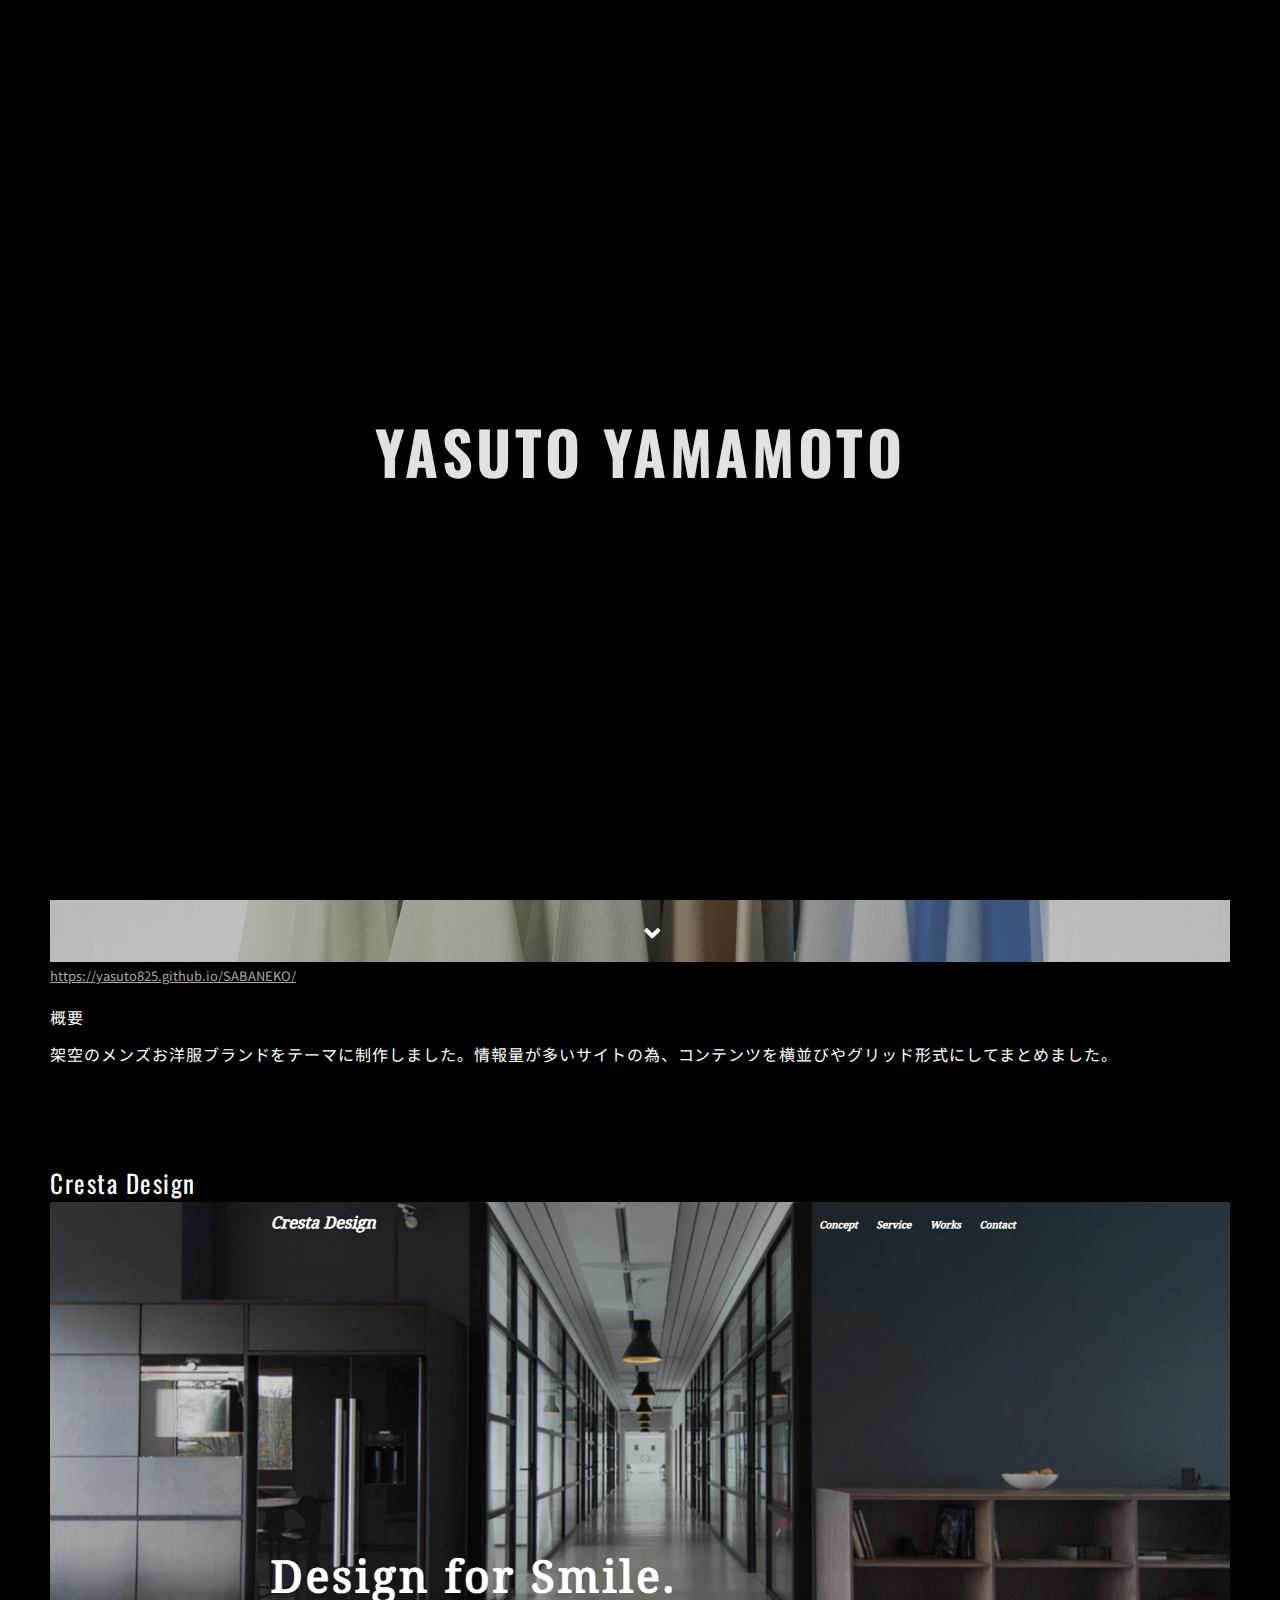
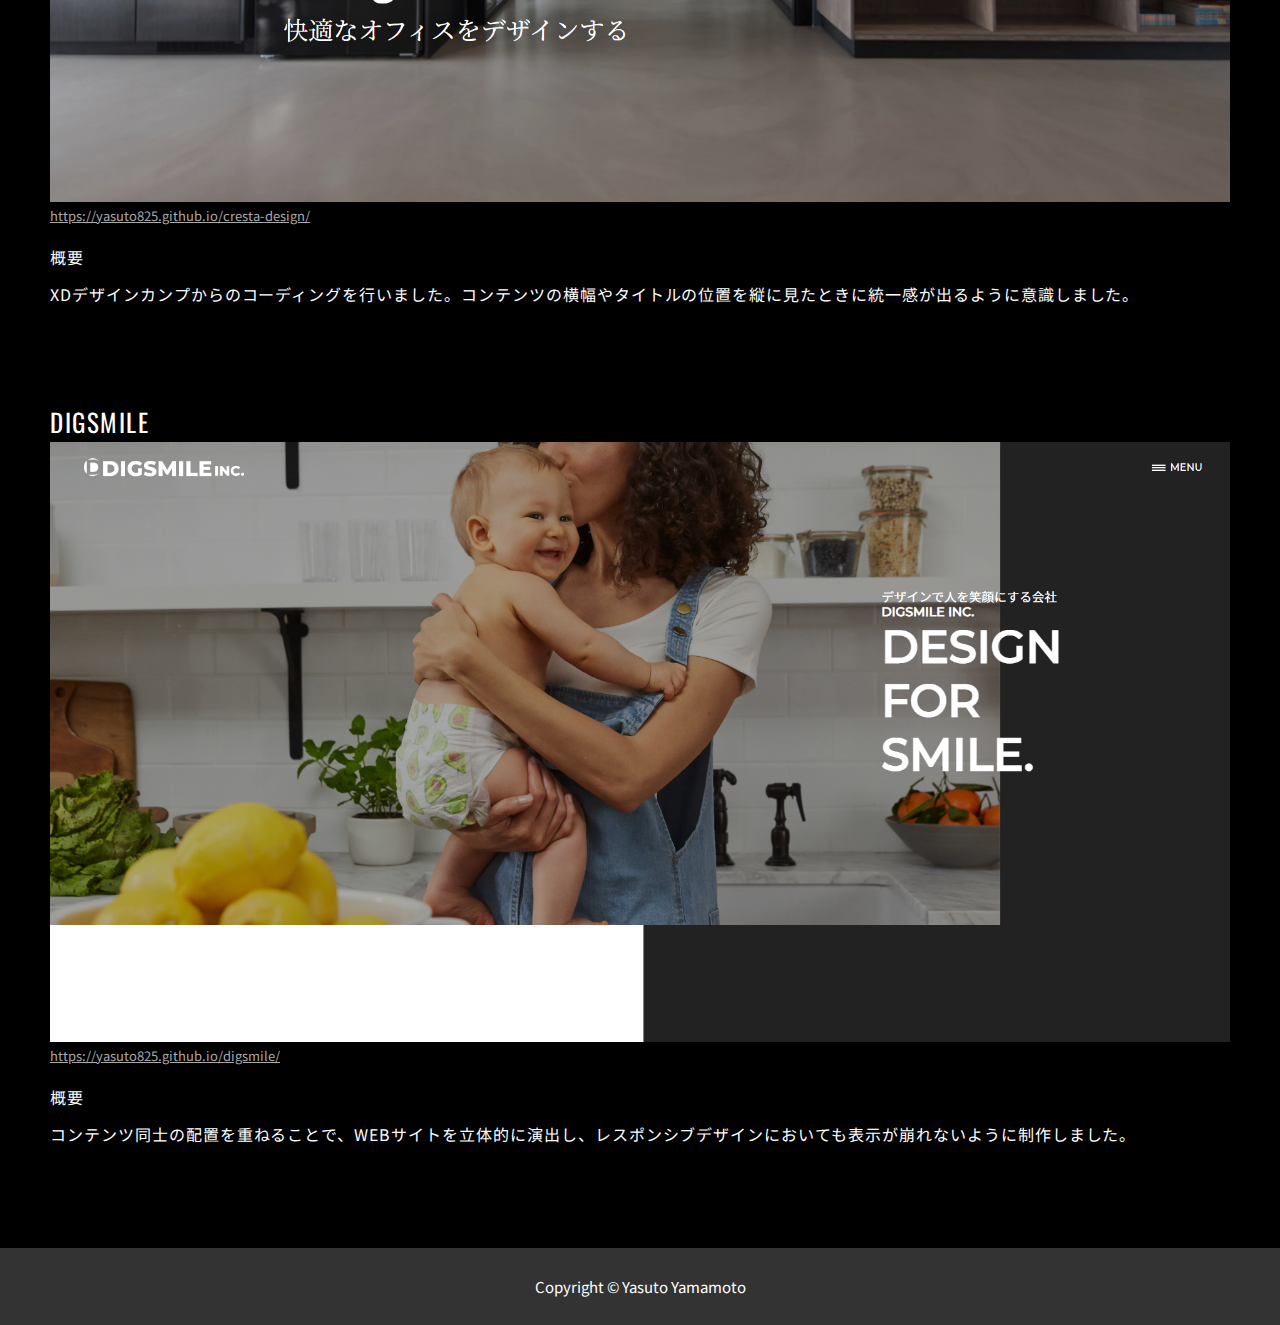
<file: index.html>
<!DOCTYPE html>
<html lang="ja">
  <head prefix="og: http://ogp.me/ns#">
    <meta charset="UTF-8" />
    <meta http-equiv="X-UA-Compatible" content="IE=edge" />
    <meta name="viewport" content="width=device-width, initial-scale=1.0" />
    <title>Yasuto Yamamoto</title>
    <meta
      name="description"
      content="山本靖人が制作したサイトを記載するポートフォリオです。"
    />

    <!-- ogp -->
    <meta property="og:type" content="website" />
    <meta property="og:url" content="https://yasutoweb.net" />
    <meta property="og:image" content="" />
    <meta property="og:title" content="Yasuto Yamamoto" />
    <meta
      property="og:description"
      content="山本靖人が制作したサイトを記載するポートフォリオです。"
    />
    <meta property="og:locale" content="ja_JP" />

    <!-- google fonts -->
    <link rel="preconnect" href="https://fonts.googleapis.com" />
    <link rel="preconnect" href="https://fonts.gstatic.com" crossorigin />
    <link
      href="https://fonts.googleapis.com/css2?family=Noto+Sans+JP&family=Oswald&display=swap"
      rel="stylesheet"
    />

    <!-- favicon -->
    <link rel="shortcut icon" href="images/favicon.ico" />
    <link rel="apple-touch-icon" href="images/apple-touch-icon.png" />
    <link
      rel="icon"
      type="image/png"
      href="images/android-chrome-192x192.png"
    />

    <!-- icon -->
    <link
      rel="stylesheet"
      href="https://use.fontawesome.com/releases/v5.15.4/css/all.css"
      integrity="sha384-DyZ88mC6Up2uqS4h/KRgHuoeGwBcD4Ng9SiP4dIRy0EXTlnuz47vAwmeGwVChigm"
      crossorigin="anonymous"
    />

    <!-- css -->
    <link rel="stylesheet" href="css/reset.css" />
    <link rel="stylesheet" href="css/top-css/style.css" />

    <!-- google search console -->
    <meta
      name="google-site-verification"
      content="ecfe7g-KU1B9oyplZ0b-zvdI0y5_gqaQ3C4VCt_yJSU"
    />
  </head>
  <body>
    <!-- プロフィール -->
    <div class="profile" id="profile">
      <div class="prf-inner">
        <dl>
          <!-- PROFILE -->
          <dt>PROFILE</dt>
          <dd>
            山本 靖人
            <br />
            1999/08/25
            <br />
            大阪生まれ、茨城育ち、埼玉在住
          </dd>

          <!-- CONTACT -->
          <dt>CONTACT</dt>
          <dd class="mail">
            <a href="mailto:yasuto825&#64;gmail.com">yasuto825&#64;gmail.com</a>
          </dd>
        </dl>

        <!-- プロフィール写真 -->
        <div class="prf-img">
          <img src="./images/prf.jpg" alt="プロフィール写真" />
        </div>
      </div>
    </div>

    <!-- ボタン -->
    <div class="button" id="btn">
      <!-- プロフィールボタン -->
      <div class="prf-btn">
        <button>PROFILE</button>
      </div>

      <!-- アバウトボタン -->
      <div class="about-btn">
        <a href="about.html">ABOUT</a>
      </div>
    </div>

    <!-- メインエリア -->
    <main class="wrapper" id="wrapper">
      <!-- コンテンツ外枠 -->
      <div class="content-wrapper">
        <h1>PRODUCTION</h1>

        <!-- コンテンツ -->
        <div class="content">
          <h2>SABANEKO</h2>
          <a href="https://yasuto825.github.io/SABANEKO/"
            ><img src="./images/sabaneko.png" alt="sabaneko" />
          </a>
          <p>
            <a href="https://yasuto825.github.io/SABANEKO/"
              >https://yasuto825.github.io/SABANEKO/</a
            >
          </p>
          <dl>
            <dt>概要</dt>
            <dd>
              架空のメンズお洋服ブランドをテーマに制作しました。情報量が多いサイトの為、コンテンツを横並びやグリッド形式にしてまとめました。
            </dd>
          </dl>
        </div>

        <!-- コンテンツ -->
        <div class="content">
          <h2>Cresta Design</h2>
          <a href="https://yasuto825.github.io/cresta-design/"
            ><img src="./images/cresta.png" alt="cresta design" />
          </a>
          <p>
            <a href="https://yasuto825.github.io/cresta-design/"
              >https://yasuto825.github.io/cresta-design/</a
            >
          </p>
          <dl>
            <dt>概要</dt>
            <dd>
              XDデザインカンプからのコーディングを行いました。コンテンツの横幅やタイトルの位置を縦に見たときに統一感が出るように意識しました。
            </dd>
          </dl>
        </div>

        <!-- コンテンツ -->
        <div class="content">
          <h2>DIGSMILE</h2>
          <a href="https://yasuto825.github.io/digsmile/"
            ><img src="./images/digsmile.png" alt="digsmile" />
          </a>
          <p>
            <a href="https://yasuto825.github.io/digsmile/"
              >https://yasuto825.github.io/digsmile/</a
            >
          </p>
          <dl>
            <dt>概要</dt>
            <dd>
              コンテンツ同士の配置を重ねることで、WEBサイトを立体的に演出し、レスポンシブデザインにおいても表示が崩れないように制作しました。
            </dd>
          </dl>
        </div>
      </div>

      <!-- TOPに戻るボタン -->
      <div class="top-btn">
        <a href="#wrapper"></a>
      </div>
    </main>

    <!-- フッター -->
    <footer>
      <small>Copyright &copy; Yasuto Yamamoto</small>
    </footer>

    <!-- トップページアニメーション -->
    <div class="start">
      <p>YASUTO YAMAMOTO</p>
    </div>

    <!-- jQuery読み込み -->
    <script src="https://ajax.googleapis.com/ajax/libs/jquery/3.6.0/jquery.min.js"></script>

    <!-- jQueryファイル -->
    <script src="./index.js"></script>
  </body>
</html>
</file>
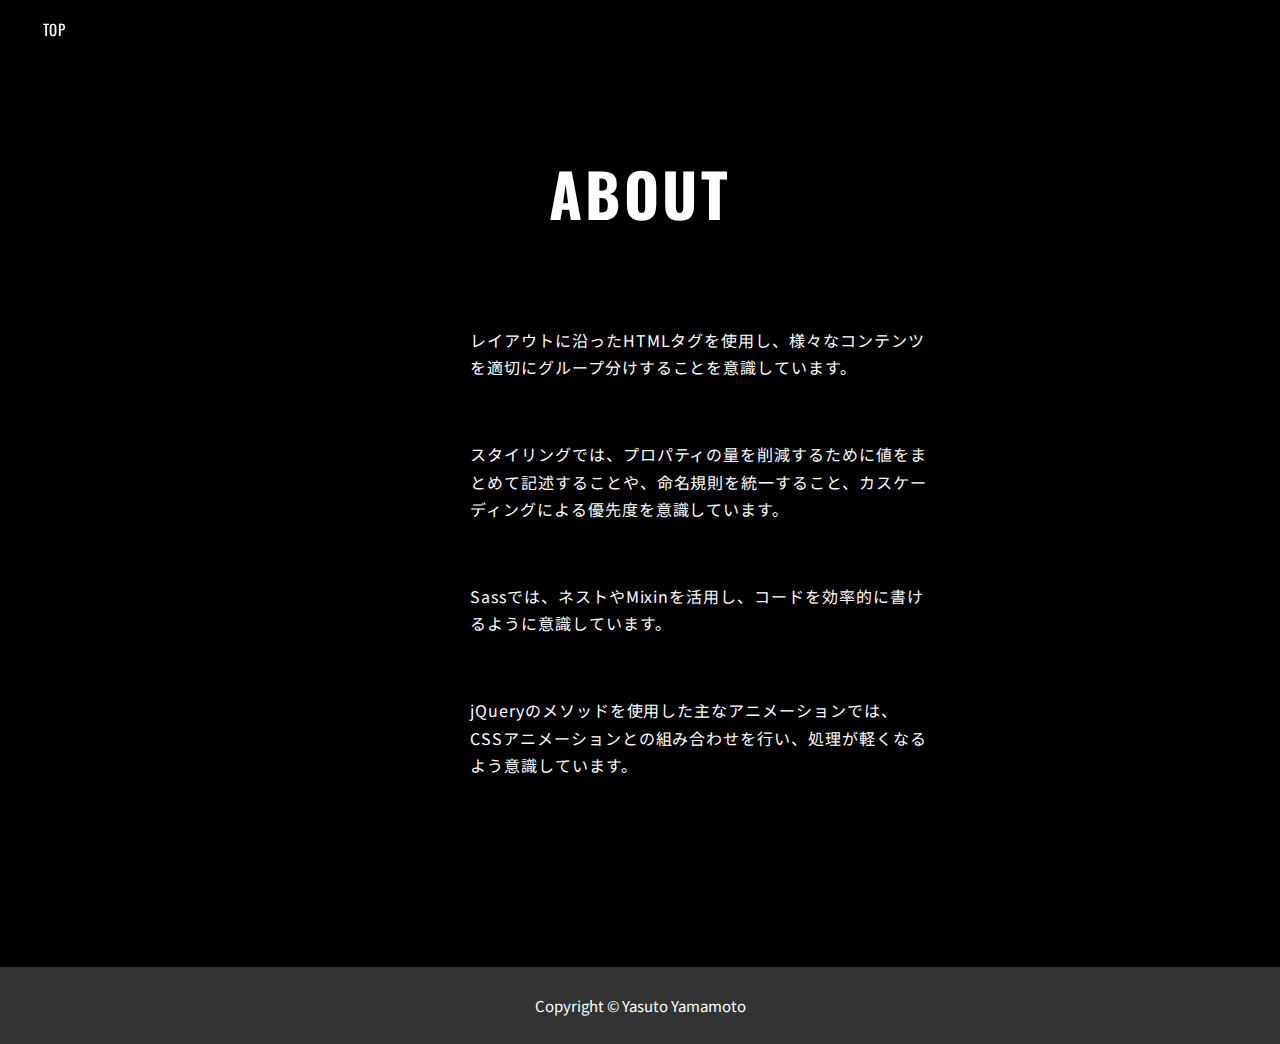
<file: about.html>
<!DOCTYPE html>
<html lang="ja">
  <head>
    <meta charset="UTF-8" />
    <meta http-equiv="X-UA-Compatible" content="IE=edge" />
    <meta name="viewport" content="width=device-width, initial-scale=1.0" />
    <title>Yasuto Yamamoto | | ABOUT</title>

    <!-- google fonts -->
    <link rel="preconnect" href="https://fonts.googleapis.com" />
    <link rel="preconnect" href="https://fonts.gstatic.com" crossorigin />
    <link
      href="https://fonts.googleapis.com/css2?family=Noto+Sans+JP&family=Oswald&display=swap"
      rel="stylesheet"
    />

    <!-- favicon -->
    <link rel="shortcut icon" href="images/favicon.ico" />
    <link rel="apple-touch-icon" href="images/apple-touch-icon.png" />
    <link
      rel="icon"
      type="image/png"
      href="images/android-chrome-192x192.png"
    />

    <!-- icon -->
    <link
      rel="stylesheet"
      href="https://use.fontawesome.com/releases/v5.15.4/css/all.css"
      integrity="sha384-DyZ88mC6Up2uqS4h/KRgHuoeGwBcD4Ng9SiP4dIRy0EXTlnuz47vAwmeGwVChigm"
      crossorigin="anonymous"
    />

    <!-- css -->
    <link rel="stylesheet" href="css/reset.css" />
    <link rel="stylesheet" href="css/about-css/about.css" />
  </head>
  <body>
    <!-- ボタン -->
    <div class="button" id="btn">
      <!-- トップページボタン -->
      <div class="index-btn">
        <a href="index.html">TOP</a>
      </div>
    </div>

    <!-- メインエリア -->
    <main class="wrapper" id="wrapper">
      <!-- コンテンツ外枠 -->
      <div class="content-wrapper">
        <h1>ABOUT</h1>

        <!-- コンテンツ -->
        <div class="content">
          <div class="content-icon">
            <i class="fab fa-html5"></i>
          </div>
          <p>
            レイアウトに沿ったHTMLタグを使用し、様々なコンテンツを適切にグループ分けすることを意識しています。
          </p>
        </div>

        <!-- コンテンツ -->
        <div class="content">
          <div class="content-icon">
            <i class="fab fa-css3"></i>
          </div>
          <p>
            スタイリングでは、プロパティの量を削減するために値をまとめて記述することや、命名規則を統一すること、カスケーディングによる優先度を意識しています。
          </p>
        </div>

        <!-- コンテンツ -->
        <div class="content">
          <div class="content-icon">
            <i class="fab fa-sass"></i>
          </div>
          <p>
            Sassでは、ネストやMixinを活用し、コードを効率的に書けるように意識しています。
          </p>
        </div>

        <!-- コンテンツ -->
        <div class="content">
          <div class="content-icon">
            <i class="fab fa-js"></i>
          </div>
          <p>
            jQueryのメソッドを使用した主なアニメーションでは、CSSアニメーションとの組み合わせを行い、処理が軽くなるよう意識しています。
          </p>
        </div>
      </div>
    </main>

    <!-- フッター -->
    <footer>
      <small>Copyright &copy; Yasuto Yamamoto</small>
    </footer>

    <!-- jQuery読み込み -->
    <script src="https://ajax.googleapis.com/ajax/libs/jquery/3.6.0/jquery.min.js"></script>

    <!-- jQueryファイル -->
    <script src="./index.js"></script>
  </body>
</html>
</file>
<file: css/top-css/style.css>
body {
  background: #000;
  color: #fff;
  font-family: 'Noto Sans JP', sans-serif;
}

body .profile {
  background: #333;
  padding: 60px 0;
  width: 100%;
  display: none;
  z-index: 999;
}

@media screen and (max-width: 768px) {
  body .profile {
    padding: 40px 0;
  }
}

@media screen and (max-width: 414px) {
  body .profile {
    padding: 30px 0;
  }
}

body .profile .prf-inner {
  display: -webkit-box;
  display: -ms-flexbox;
  display: flex;
  -webkit-box-pack: justify;
      -ms-flex-pack: justify;
          justify-content: space-between;
  max-width: 1220px;
  padding: 0 20px;
  margin: 0 auto;
}

@media screen and (max-width: 414px) {
  body .profile .prf-inner {
    padding: 0 10px;
  }
}

body .profile .prf-inner dl {
  margin-top: 15px;
}

@media screen and (max-width: 414px) {
  body .profile .prf-inner dl {
    margin: 0;
    position: relative;
  }
}

body .profile .prf-inner dl dt {
  font-family: 'Oswald', sans-serif;
  font-weight: normal;
  letter-spacing: 0.060em;
  font-size: 20px;
}

@media screen and (max-width: 768px) {
  body .profile .prf-inner dl dt {
    font-size: 15px;
    line-height: 25px;
  }
}

@media screen and (max-width: 414px) {
  body .profile .prf-inner dl dt {
    font-size: 13px;
  }
}

body .profile .prf-inner dl dd {
  line-height: 25px;
  margin: -20px 20px 30px 150px;
}

@media screen and (max-width: 768px) {
  body .profile .prf-inner dl dd {
    line-height: 20px;
    margin: -20px 20px 10px 100px;
    font-size: 10px;
  }
}

@media screen and (max-width: 414px) {
  body .profile .prf-inner dl dd {
    margin: -20px 0 0 80px;
  }
}

body .profile .prf-inner dl .mail {
  margin-bottom: 0;
  text-decoration: underline;
}

body .profile .prf-inner .prf-img {
  width: 180px;
  margin-left: 10px;
  position: relative;
}

@media screen and (max-width: 768px) {
  body .profile .prf-inner .prf-img {
    width: 140px;
  }
}

@media screen and (max-width: 414px) {
  body .profile .prf-inner .prf-img {
    width: 100px;
  }
}

body .profile .prf-inner .prf-img img {
  width: 100%;
  border-radius: 50%;
  position: absolute;
  top: 50%;
  -webkit-transform: translateY(-50%);
          transform: translateY(-50%);
}

body .button {
  position: fixed;
  top: 0;
  width: 100%;
  display: -webkit-box;
  display: -ms-flexbox;
  display: flex;
  -webkit-box-pack: justify;
      -ms-flex-pack: justify;
          justify-content: space-between;
}

body .button .prf-btn {
  display: inline-block;
  padding: 20px;
}

@media screen and (max-width: 414px) {
  body .button .prf-btn {
    padding: 10px;
  }
}

body .button .prf-btn button {
  font-family: 'Oswald', sans-serif;
  font-weight: normal;
  letter-spacing: 0.060em;
  font-size: 15px;
}

@media screen and (max-width: 414px) {
  body .button .prf-btn button {
    font-size: 10px;
  }
}

body .button .prf-btn button::after {
  font-family: "Font Awesome 5 Free";
  content: "\f107";
  font-weight: 900;
  font-size: 15px;
  padding-left: 10px;
}

@media screen and (max-width: 414px) {
  body .button .prf-btn button::after {
    padding-left: 5px;
    font-size: 10px;
  }
}

body .button .prf-btn .close::after {
  content: "\f00d";
}

@media screen and (max-width: 414px) {
  body .button .prf-btn .close::after {
    font-size: 10px;
  }
}

body .button .about-btn {
  display: inline-block;
  padding: 20px;
}

@media screen and (max-width: 414px) {
  body .button .about-btn {
    padding: 10px;
  }
}

body .button .about-btn a {
  font-family: 'Oswald', sans-serif;
  font-weight: normal;
  letter-spacing: 0.060em;
  font-size: 15px;
}

@media screen and (max-width: 414px) {
  body .button .about-btn a {
    font-size: 10px;
  }
}

body .button .about-btn a::after {
  font-family: "Font Awesome 5 Free";
  content: "\f105";
  font-weight: 900;
  font-size: 15px;
  padding-left: 10px;
}

@media screen and (max-width: 414px) {
  body .button .about-btn a::after {
    padding-left: 5px;
    font-size: 10px;
  }
}

body .wrapper {
  padding-top: 10%;
}

body .wrapper .content-wrapper {
  max-width: 1220px;
  padding: 0 20px;
  margin: 0 auto;
}

@media screen and (max-width: 414px) {
  body .wrapper .content-wrapper {
    padding: 0 10px;
  }
}

body .wrapper .content-wrapper h1 {
  font-family: 'Oswald', sans-serif;
  font-weight: bold;
  letter-spacing: 0.060em;
  font-size: 60px;
  text-align: center;
  margin: 30px 0 100px;
}

@media screen and (max-width: 768px) {
  body .wrapper .content-wrapper h1 {
    font-size: 40px;
    margin: 30px 0 60px;
  }
}

@media screen and (max-width: 414px) {
  body .wrapper .content-wrapper h1 {
    font-size: 30px;
  }
}

body .wrapper .content-wrapper .content {
  margin-bottom: 100px;
}

@media screen and (max-width: 768px) {
  body .wrapper .content-wrapper .content {
    margin-bottom: 70px;
  }
}

@media screen and (max-width: 414px) {
  body .wrapper .content-wrapper .content {
    margin-bottom: 50px;
  }
}

body .wrapper .content-wrapper .content h2 {
  display: inline-block;
  margin-bottom: 5px;
  font-family: 'Oswald', sans-serif;
  font-weight: normal;
  letter-spacing: 0.060em;
  font-size: 25px;
}

@media screen and (max-width: 1000px) {
  body .wrapper .content-wrapper .content h2 {
    font-size: 20px;
  }
}

@media screen and (max-width: 768px) {
  body .wrapper .content-wrapper .content h2 {
    font-size: 18px;
  }
}

body .wrapper .content-wrapper .content a:hover {
  -webkit-transition: .3s;
  transition: .3s;
  opacity: .8;
}

body .wrapper .content-wrapper .content a img {
  width: 100%;
}

body .wrapper .content-wrapper .content p {
  display: inline-block;
  margin-top: 3px;
}

body .wrapper .content-wrapper .content p a {
  display: inline-block;
  text-decoration: underline;
  color: #aaa;
  font-size: 13px;
  word-wrap: break-word;
}

@media screen and (max-width: 768px) {
  body .wrapper .content-wrapper .content p a {
    font-size: 11px;
  }
}

body .wrapper .content-wrapper .content dl {
  margin-top: 20px;
}

body .wrapper .content-wrapper .content dl dt {
  font-weight: normal;
  font-size: 16px;
  letter-spacing: 0.060em;
  line-height: 1.7;
  margin-bottom: 10px;
}

body .wrapper .content-wrapper .content dl dd {
  font-size: 16px;
  letter-spacing: 0.060em;
  line-height: 1.7;
}

body .wrapper .top-btn {
  display: inline-block;
  position: fixed;
  right: 10px;
  bottom: 10px;
}

body .wrapper .top-btn a {
  display: inline-block;
  color: #F5A962;
  width: 50px;
  height: 50px;
  border-radius: 50%;
  background: #333;
  position: relative;
}

@media screen and (max-width: 414px) {
  body .wrapper .top-btn a {
    width: 30px;
    height: 30px;
  }
}

body .wrapper .top-btn a::after {
  font-family: "Font Awesome 5 Free";
  content: "\f106";
  font-weight: 900;
  font-size: 30px;
  position: absolute;
  top: 50%;
  left: 50%;
  -webkit-transform: translate(-50%, -50%);
          transform: translate(-50%, -50%);
}

@media screen and (max-width: 414px) {
  body .wrapper .top-btn a::after {
    font-size: 20px;
  }
}

body footer small {
  font-size: 15px;
  text-align: center;
  color: #fff;
  display: block;
  padding: 30px;
  background: #333;
}

@media screen and (max-width: 414px) {
  body footer small {
    font-size: 10px;
    padding: 20px;
  }
}

body .start {
  background: #000;
  position: fixed;
  top: 0;
  left: 0;
  height: 100%;
  width: 100%;
  z-index: 9000;
}

body .start p {
  font-family: 'Oswald', sans-serif;
  font-weight: bold;
  letter-spacing: 0.060em;
  font-size: 60px;
  text-align: center;
  position: fixed;
  top: 50%;
  -webkit-transform: translateY(-50%);
          transform: translateY(-50%);
  display: none;
  width: 100%;
  z-index: 9999;
}

@media screen and (max-width: 768px) {
  body .start p {
    font-size: 45px;
  }
}

@media screen and (max-width: 414px) {
  body .start p {
    font-size: 35px;
  }
}
/*# sourceMappingURL=style.css.map */
</file>
<file: css/about-css/about.css>
body {
  background: #000;
  color: #fff;
  font-family: 'Noto Sans JP', sans-serif;
}

body .button {
  position: fixed;
  top: 0;
}

body .button .index-btn {
  display: inline-block;
  padding: 20px;
}

@media screen and (max-width: 414px) {
  body .button .index-btn {
    padding: 10px;
  }
}

body .button .index-btn a {
  font-family: 'Oswald', sans-serif;
  font-weight: normal;
  letter-spacing: 0.060em;
  font-size: 15px;
}

@media screen and (max-width: 414px) {
  body .button .index-btn a {
    font-size: 10px;
  }
}

body .button .index-btn a::before {
  font-family: "Font Awesome 5 Free";
  content: "\f104";
  font-weight: 900;
  font-size: 15px;
  padding-right: 10px;
}

@media screen and (max-width: 414px) {
  body .button .index-btn a::before {
    padding-right: 5px;
    font-size: 10px;
  }
}

body .wrapper {
  padding: 10% 0;
}

body .wrapper .content-wrapper {
  max-width: 620px;
  padding: 0 20px;
  margin: 0 auto;
}

@media screen and (max-width: 414px) {
  body .wrapper .content-wrapper {
    padding: 0 10px;
  }
}

body .wrapper .content-wrapper h1 {
  font-family: 'Oswald', sans-serif;
  font-weight: bold;
  letter-spacing: 0.060em;
  font-size: 60px;
  text-align: center;
  margin: 30px 0 100px;
}

@media screen and (max-width: 768px) {
  body .wrapper .content-wrapper h1 {
    font-size: 40px;
    margin: 30px 0 60px;
  }
}

@media screen and (max-width: 414px) {
  body .wrapper .content-wrapper h1 {
    font-size: 30px;
  }
}

body .wrapper .content-wrapper .content {
  display: -webkit-box;
  display: -ms-flexbox;
  display: flex;
  -webkit-box-pack: justify;
      -ms-flex-pack: justify;
          justify-content: space-between;
  margin-bottom: 60px;
}

body .wrapper .content-wrapper .content .content-icon {
  width: 120px;
}

body .wrapper .content-wrapper .content .content-icon .fab {
  font-size: 100px;
}

body .wrapper .content-wrapper .content .content-icon .fa-css3 {
  font-size: 90px;
}

body .wrapper .content-wrapper .content .content-icon .fa-sass {
  font-size: 80px;
}

body .wrapper .content-wrapper .content p {
  width: calc(100% - 120px);
  font-size: 16px;
  letter-spacing: 0.060em;
  line-height: 1.7;
}

body footer small {
  font-size: 15px;
  text-align: center;
  color: #fff;
  display: block;
  padding: 30px;
  background: #333;
}

@media screen and (max-width: 414px) {
  body footer small {
    font-size: 10px;
    padding: 20px;
  }
}
/*# sourceMappingURL=about.css.map */
</file>
